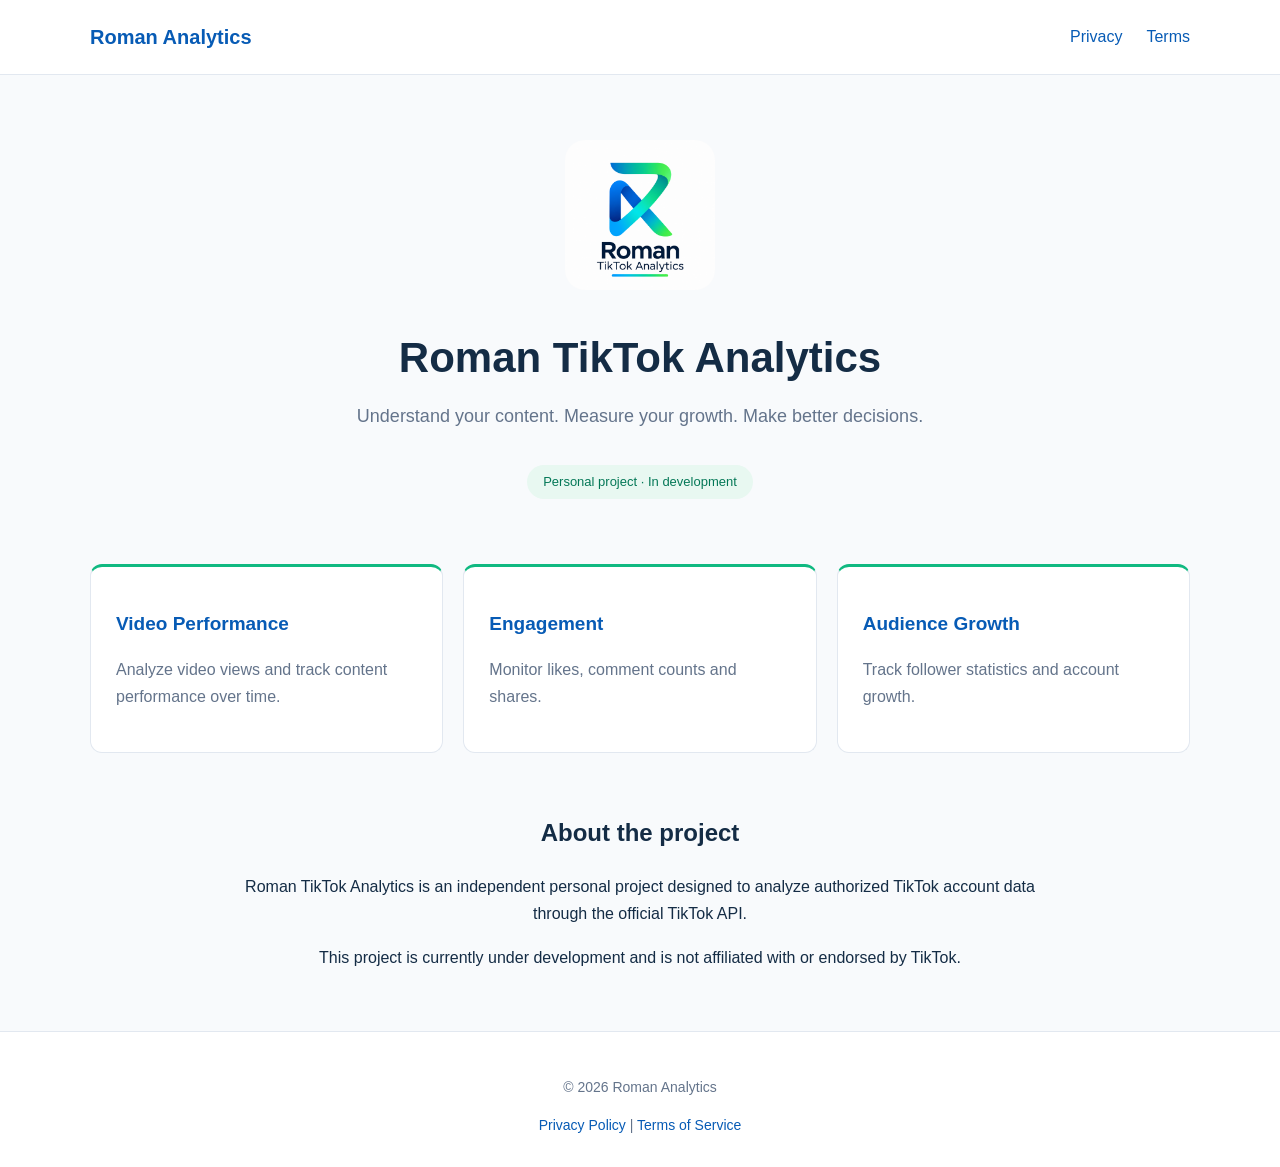
<file: index.html>
<!DOCTYPE html>
<html lang="en">
<head>
    <meta charset="UTF-8">
    <meta name="viewport" content="width=device-width, initial-scale=1.0">
    <title>Roman TikTok Analytics</title>
    <link rel="stylesheet" href="style.css">
</head>
<body>

    <header>
        <nav class="container">
            <a class="brand" href="index.html">Roman Analytics</a>
            <div class="nav-links">
                <a href="privacy.html">Privacy</a>
                <a href="terms.html">Terms</a>
            </div>
        </nav>
    </header>

    <main class="container">

        <section class="hero">
            <img src="logo.png" alt="Roman Analytics Logo" class="logo">

            <h1>Roman TikTok Analytics</h1>

            <p>
                Understand your content.
                Measure your growth.
                Make better decisions.
            </p>

            <span class="status">Personal project · In development</span>
        </section>

        <section class="features">

            <article class="card">
                <h2>Video Performance</h2>
                <p>Analyze video views and track content performance over time.</p>
            </article>

            <article class="card">
                <h2>Engagement</h2>
                <p>Monitor likes, comment counts and shares.</p>
            </article>

            <article class="card">
                <h2>Audience Growth</h2>
                <p>Track follower statistics and account growth.</p>
            </article>

        </section>

        <section class="about">
            <h2>About the project</h2>
            <p>
                Roman TikTok Analytics is an independent personal
                project designed to analyze authorized TikTok account
                data through the official TikTok API.
            </p>
            <p>
                This project is currently under development and is
                not affiliated with or endorsed by TikTok.
            </p>
        </section>

    </main>

    <footer>
        <p>&copy; 2026 Roman Analytics</p>
        <a href="privacy.html">Privacy Policy</a>
        <span> | </span>
        <a href="terms.html">Terms of Service</a>
    </footer>

</body>
</html>
</file>
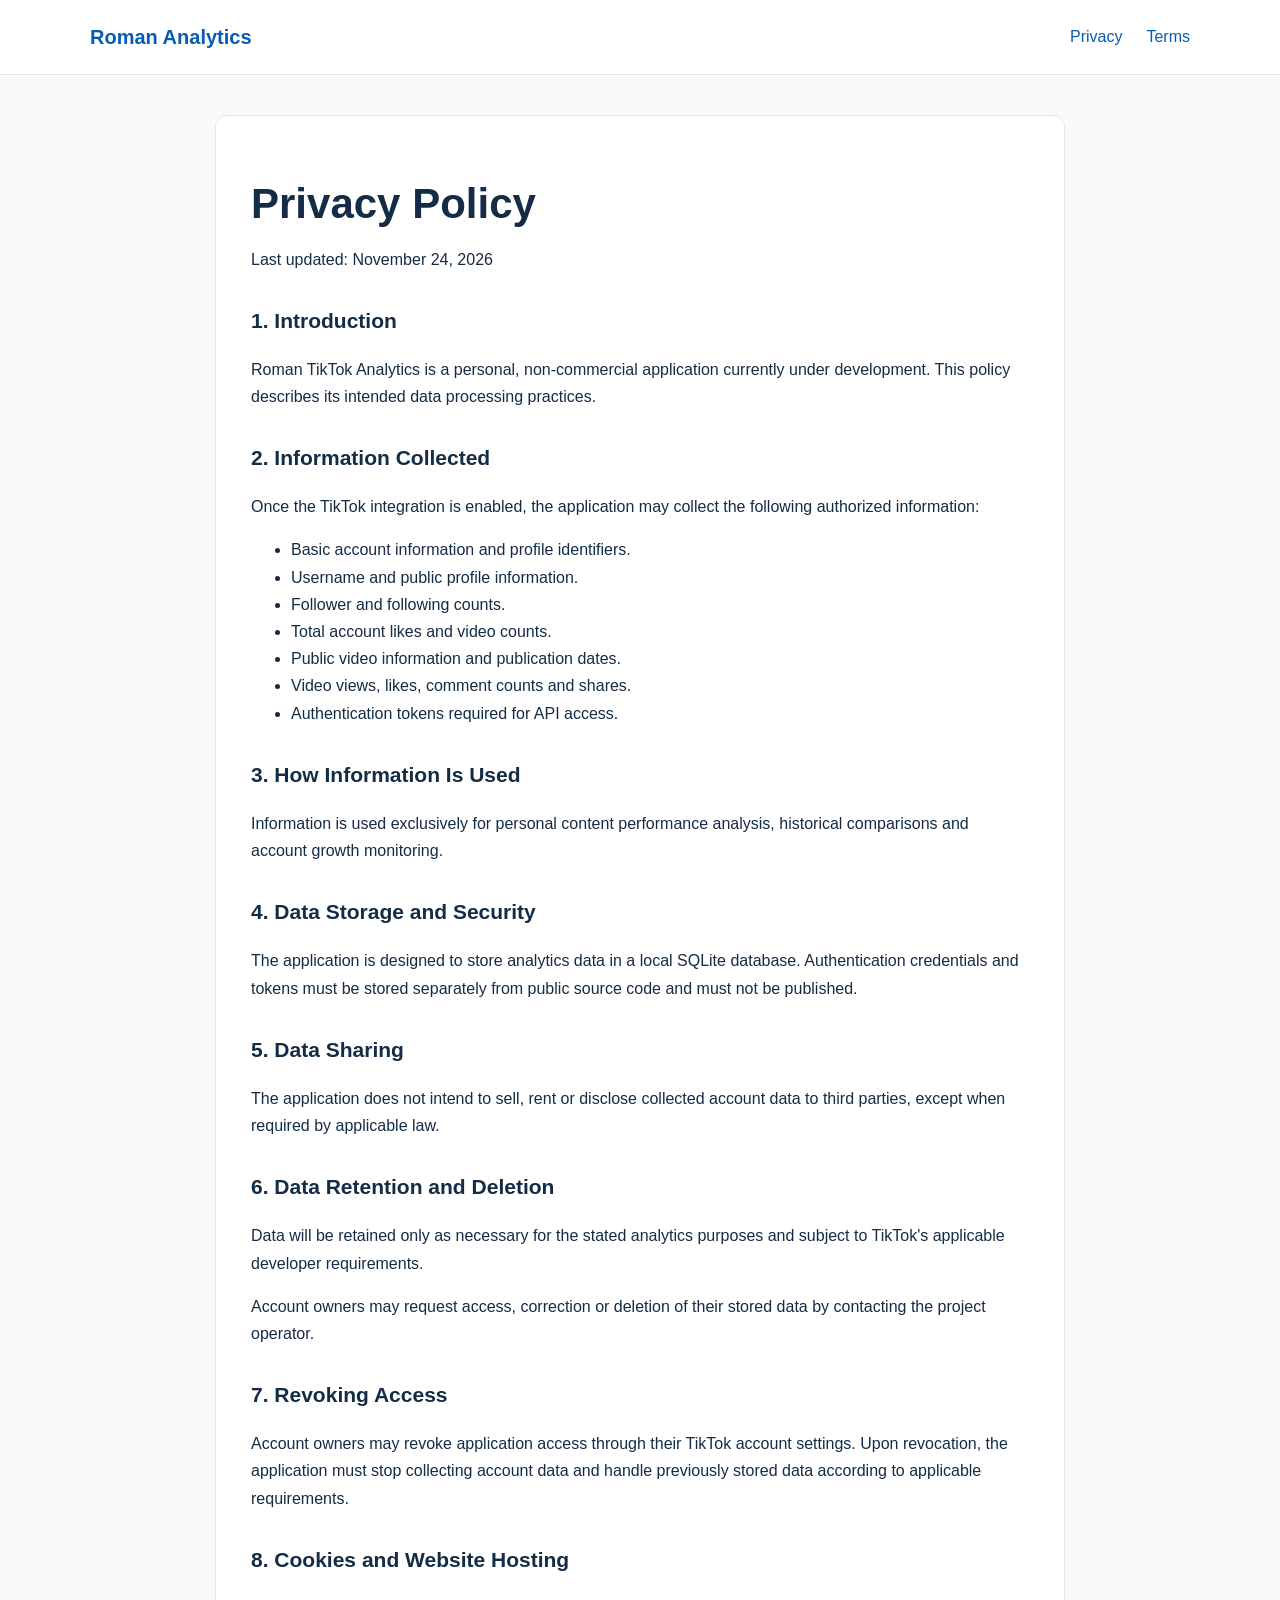
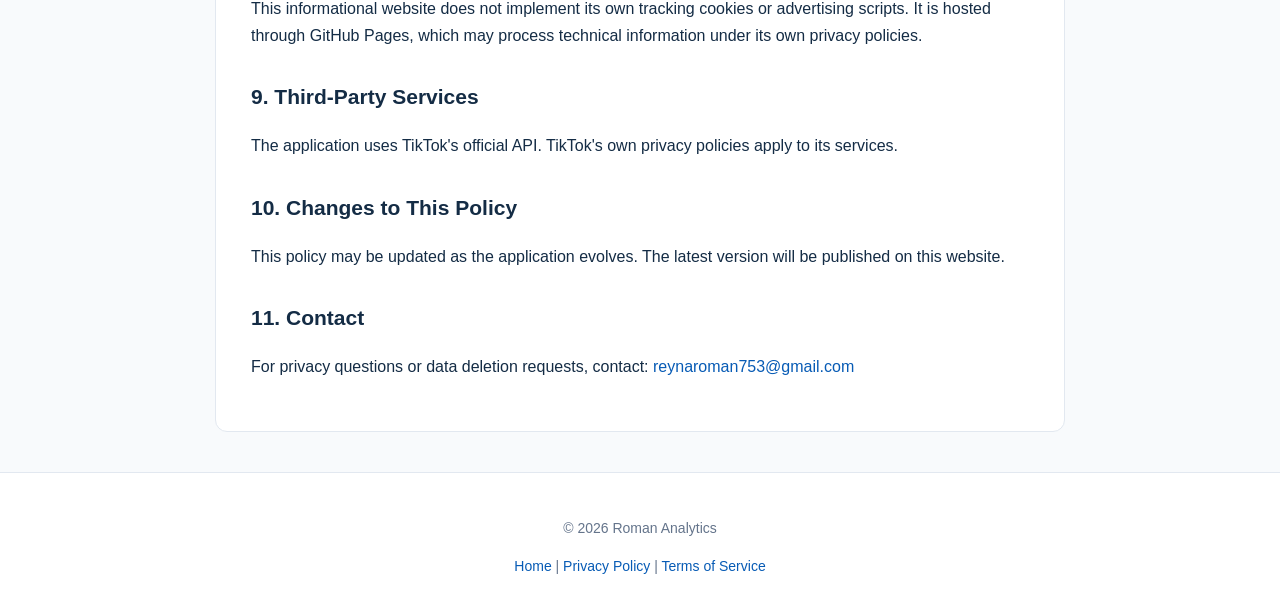
<file: privacy.html>
<!DOCTYPE html>
<html lang="en">
<head>
    <meta charset="UTF-8">
    <meta name="viewport" content="width=device-width, initial-scale=1.0">
    <title>Privacy Policy | Roman TikTok Analytics</title>
    <link rel="stylesheet" href="style.css">
</head>
<body>

    <header>
        <nav class="container">
            <a class="brand" href="index.html">Roman Analytics</a>
            <div class="nav-links">
                <a href="privacy.html">Privacy</a>
                <a href="terms.html">Terms</a>
            </div>
        </nav>
    </header>

    <main class="container legal">

        <h1>Privacy Policy</h1>
        <p>Last updated: November 24, 2026</p>

        <h2>1. Introduction</h2>
        <p>
            Roman TikTok Analytics is a personal, non-commercial
            application currently under development. This policy
            describes its intended data processing practices.
        </p>

        <h2>2. Information Collected</h2>
        <p>
            Once the TikTok integration is enabled, the application
            may collect the following authorized information:
        </p>

        <ul>
            <li>Basic account information and profile identifiers.</li>
            <li>Username and public profile information.</li>
            <li>Follower and following counts.</li>
            <li>Total account likes and video counts.</li>
            <li>Public video information and publication dates.</li>
            <li>Video views, likes, comment counts and shares.</li>
            <li>Authentication tokens required for API access.</li>
        </ul>

        <h2>3. How Information Is Used</h2>
        <p>
            Information is used exclusively for personal content
            performance analysis, historical comparisons and
            account growth monitoring.
        </p>

        <h2>4. Data Storage and Security</h2>
        <p>
            The application is designed to store analytics data
            in a local SQLite database. Authentication credentials
            and tokens must be stored separately from public
            source code and must not be published.
        </p>

        <h2>5. Data Sharing</h2>
        <p>
            The application does not intend to sell, rent or
            disclose collected account data to third parties,
            except when required by applicable law.
        </p>

        <h2>6. Data Retention and Deletion</h2>
        <p>
            Data will be retained only as necessary for the
            stated analytics purposes and subject to TikTok's
            applicable developer requirements.
        </p>
        <p>
            Account owners may request access, correction or
            deletion of their stored data by contacting the
            project operator.
        </p>

        <h2>7. Revoking Access</h2>
        <p>
            Account owners may revoke application access through
            their TikTok account settings. Upon revocation,
            the application must stop collecting account data
            and handle previously stored data according to
            applicable requirements.
        </p>

        <h2>8. Cookies and Website Hosting</h2>
        <p>
            This informational website does not implement its
            own tracking cookies or advertising scripts.
            It is hosted through GitHub Pages, which may process
            technical information under its own privacy policies.
        </p>

        <h2>9. Third-Party Services</h2>
        <p>
            The application uses TikTok's official API.
            TikTok's own privacy policies apply to its services.
        </p>

        <h2>10. Changes to This Policy</h2>
        <p>
            This policy may be updated as the application evolves.
            The latest version will be published on this website.
        </p>

        <h2>11. Contact</h2>
        <p>
            For privacy questions or data deletion requests,
            contact:
            <a href="mailto:reynaroman753@gmail.com">
                reynaroman753@gmail.com
            </a>
        </p>

    </main>

    <footer>
        <p>&copy; 2026 Roman Analytics</p>
        <a href="index.html">Home</a> |
        <a href="privacy.html">Privacy Policy</a> |
        <a href="terms.html">Terms of Service</a>
    </footer>

</body>
</html>
</file>
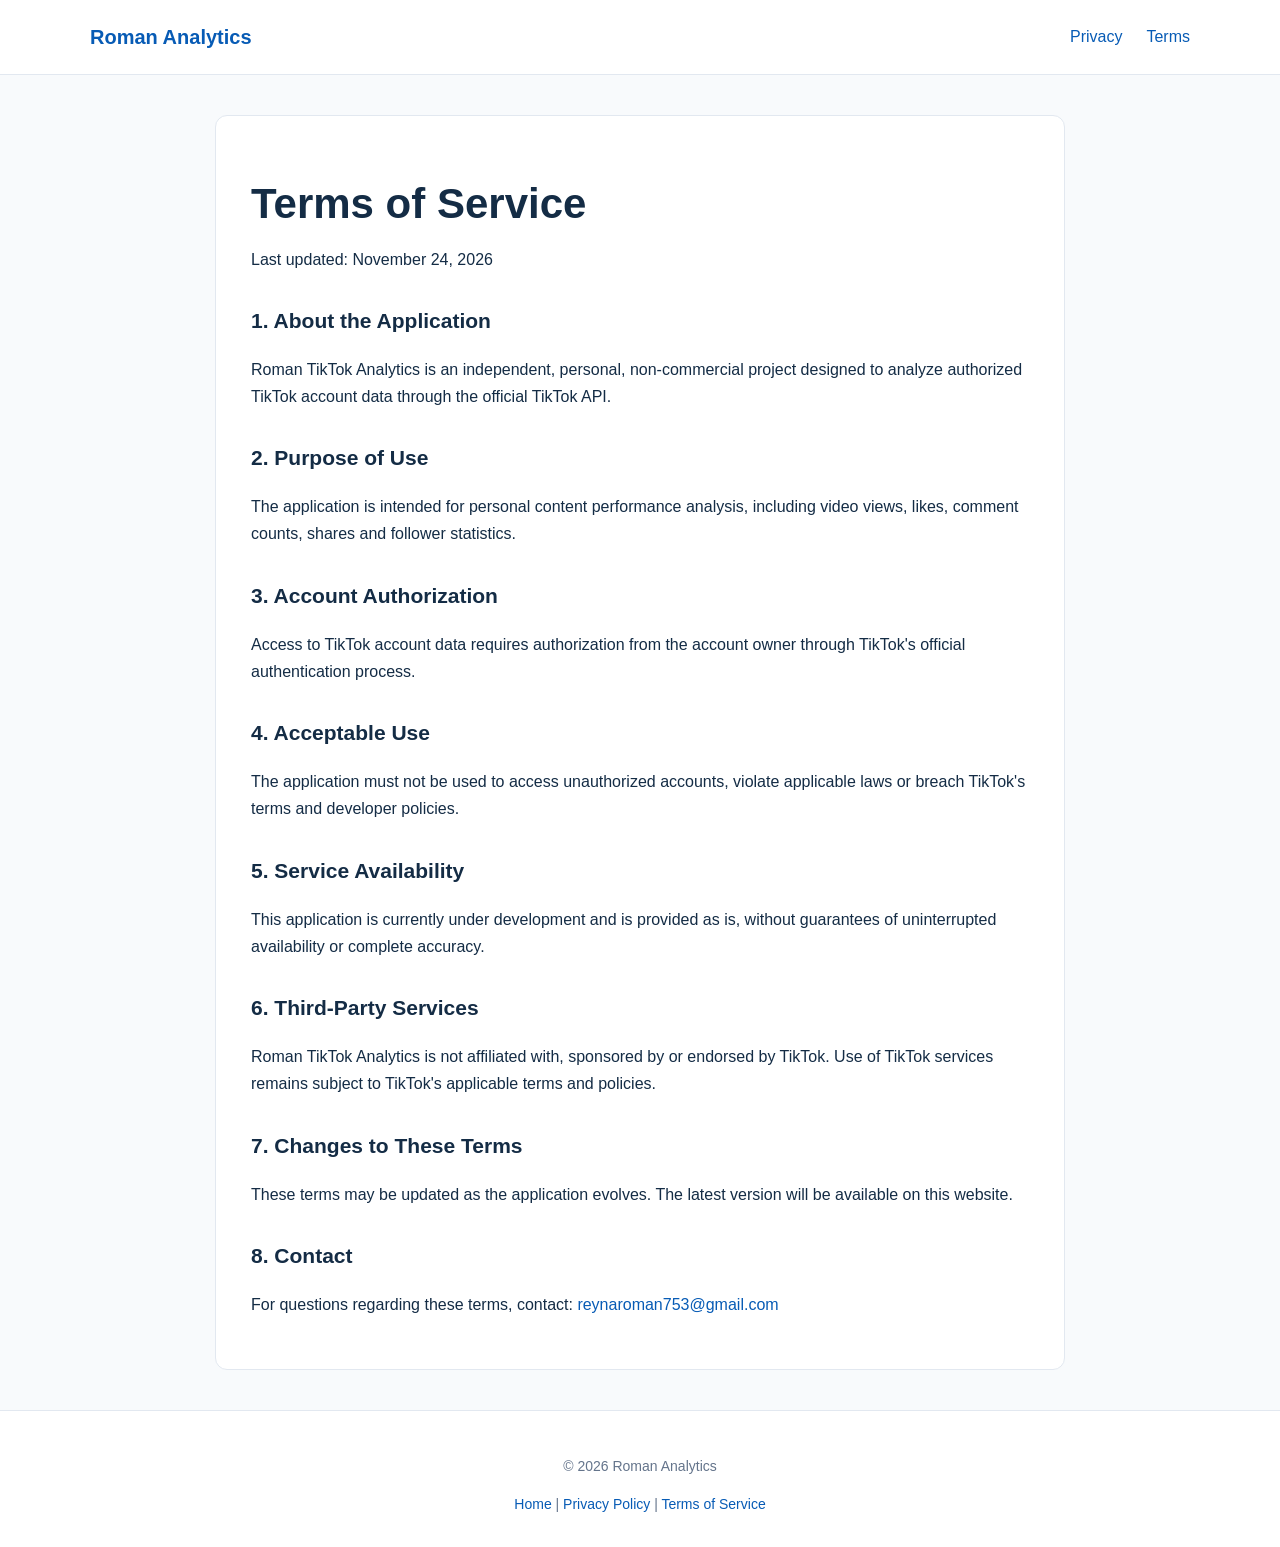
<file: terms.html>
<!DOCTYPE html>
<html lang="en">
<head>
    <meta charset="UTF-8">
    <meta name="viewport" content="width=device-width, initial-scale=1.0">
    <title>Terms of Service | Roman TikTok Analytics</title>
    <link rel="stylesheet" href="style.css">
</head>
<body>

    <header>
        <nav class="container">
            <a class="brand" href="index.html">Roman Analytics</a>
            <div class="nav-links">
                <a href="privacy.html">Privacy</a>
                <a href="terms.html">Terms</a>
            </div>
        </nav>
    </header>

    <main class="container legal">

        <h1>Terms of Service</h1>
        <p>Last updated: November 24, 2026</p>

        <h2>1. About the Application</h2>
        <p>
            Roman TikTok Analytics is an independent, personal,
            non-commercial project designed to analyze authorized
            TikTok account data through the official TikTok API.
        </p>

        <h2>2. Purpose of Use</h2>
        <p>
            The application is intended for personal content
            performance analysis, including video views, likes,
            comment counts, shares and follower statistics.
        </p>

        <h2>3. Account Authorization</h2>
        <p>
            Access to TikTok account data requires authorization
            from the account owner through TikTok's official
            authentication process.
        </p>

        <h2>4. Acceptable Use</h2>
        <p>
            The application must not be used to access unauthorized
            accounts, violate applicable laws or breach TikTok's
            terms and developer policies.
        </p>

        <h2>5. Service Availability</h2>
        <p>
            This application is currently under development and
            is provided as is, without guarantees of uninterrupted
            availability or complete accuracy.
        </p>

        <h2>6. Third-Party Services</h2>
        <p>
            Roman TikTok Analytics is not affiliated with,
            sponsored by or endorsed by TikTok.
            Use of TikTok services remains subject to TikTok's
            applicable terms and policies.
        </p>

        <h2>7. Changes to These Terms</h2>
        <p>
            These terms may be updated as the application evolves.
            The latest version will be available on this website.
        </p>

        <h2>8. Contact</h2>
        <p>
            For questions regarding these terms, contact:
            <a href="mailto:reynaroman753@gmail.com">
                reynaroman753@gmail.com
            </a>
        </p>

    </main>

    <footer>
        <p>&copy; 2026 Roman Analytics</p>
        <a href="index.html">Home</a> |
        <a href="privacy.html">Privacy Policy</a> |
        <a href="terms.html">Terms of Service</a>
    </footer>

</body>
</html>
</file>
<file: style.css>
:root {
    --blue: #075bb5;
    --green: #10b981;
    --dark: #142c45;
    --muted: #64748b;
    --background: #f8fafc;
    --white: #ffffff;
    --border: #e2e8f0;
}

* {
    box-sizing: border-box;
}

body {
    margin: 0;
    font-family: Arial, Helvetica, sans-serif;
    background: var(--background);
    color: var(--dark);
    line-height: 1.7;
}

.container {
    width: 90%;
    max-width: 1100px;
    margin: auto;
}

header {
    background: var(--white);
    border-bottom: 1px solid var(--border);
}

nav {
    display: flex;
    align-items: center;
    justify-content: space-between;
    padding: 20px 0;
}

.brand {
    font-size: 20px;
    font-weight: bold;
    color: var(--blue);
}

a {
    color: var(--blue);
    text-decoration: none;
}

a:hover {
    color: var(--green);
}

.nav-links {
    display: flex;
    gap: 24px;
}

.hero {
    text-align: center;
    padding: 65px 20px;
}

.logo {
    width: 150px;
    height: 150px;
    object-fit: contain;
    border-radius: 20px;
}

h1 {
    font-size: clamp(28px, 5vw, 42px);
    line-height: 1.2;
    margin-bottom: 15px;
}

.hero p {
    font-size: 18px;
    color: var(--muted);
}

.status {
    display: inline-block;
    margin-top: 15px;
    padding: 6px 16px;
    border-radius: 30px;
    background: #e8f8f1;
    color: #047857;
    font-size: 13px;
}

.features {
    display: grid;
    grid-template-columns: repeat(3, 1fr);
    gap: 20px;
}

.card {
    background: var(--white);
    border: 1px solid var(--border);
    border-top: 3px solid var(--green);
    border-radius: 12px;
    padding: 25px;
}

.card h2 {
    font-size: 19px;
    color: var(--blue);
}

.card p {
    color: var(--muted);
}

.about {
    max-width: 800px;
    margin: 60px auto;
    text-align: center;
}

.legal {
    max-width: 850px;
    margin: 40px auto;
    padding: 35px;
    background: var(--white);
    border: 1px solid var(--border);
    border-radius: 12px;
}

.legal h2 {
    font-size: 21px;
    margin-top: 30px;
}

footer {
    text-align: center;
    padding: 30px 15px;
    background: var(--white);
    border-top: 1px solid var(--border);
    color: var(--muted);
    font-size: 14px;
}

@media (max-width: 700px) {
    .features {
        grid-template-columns: 1fr;
    }

    .hero {
        padding: 40px 10px;
    }

    .legal {
        padding: 20px;
    }

    nav {
        flex-wrap: wrap;
        gap: 15px;
    }
}
</file>
